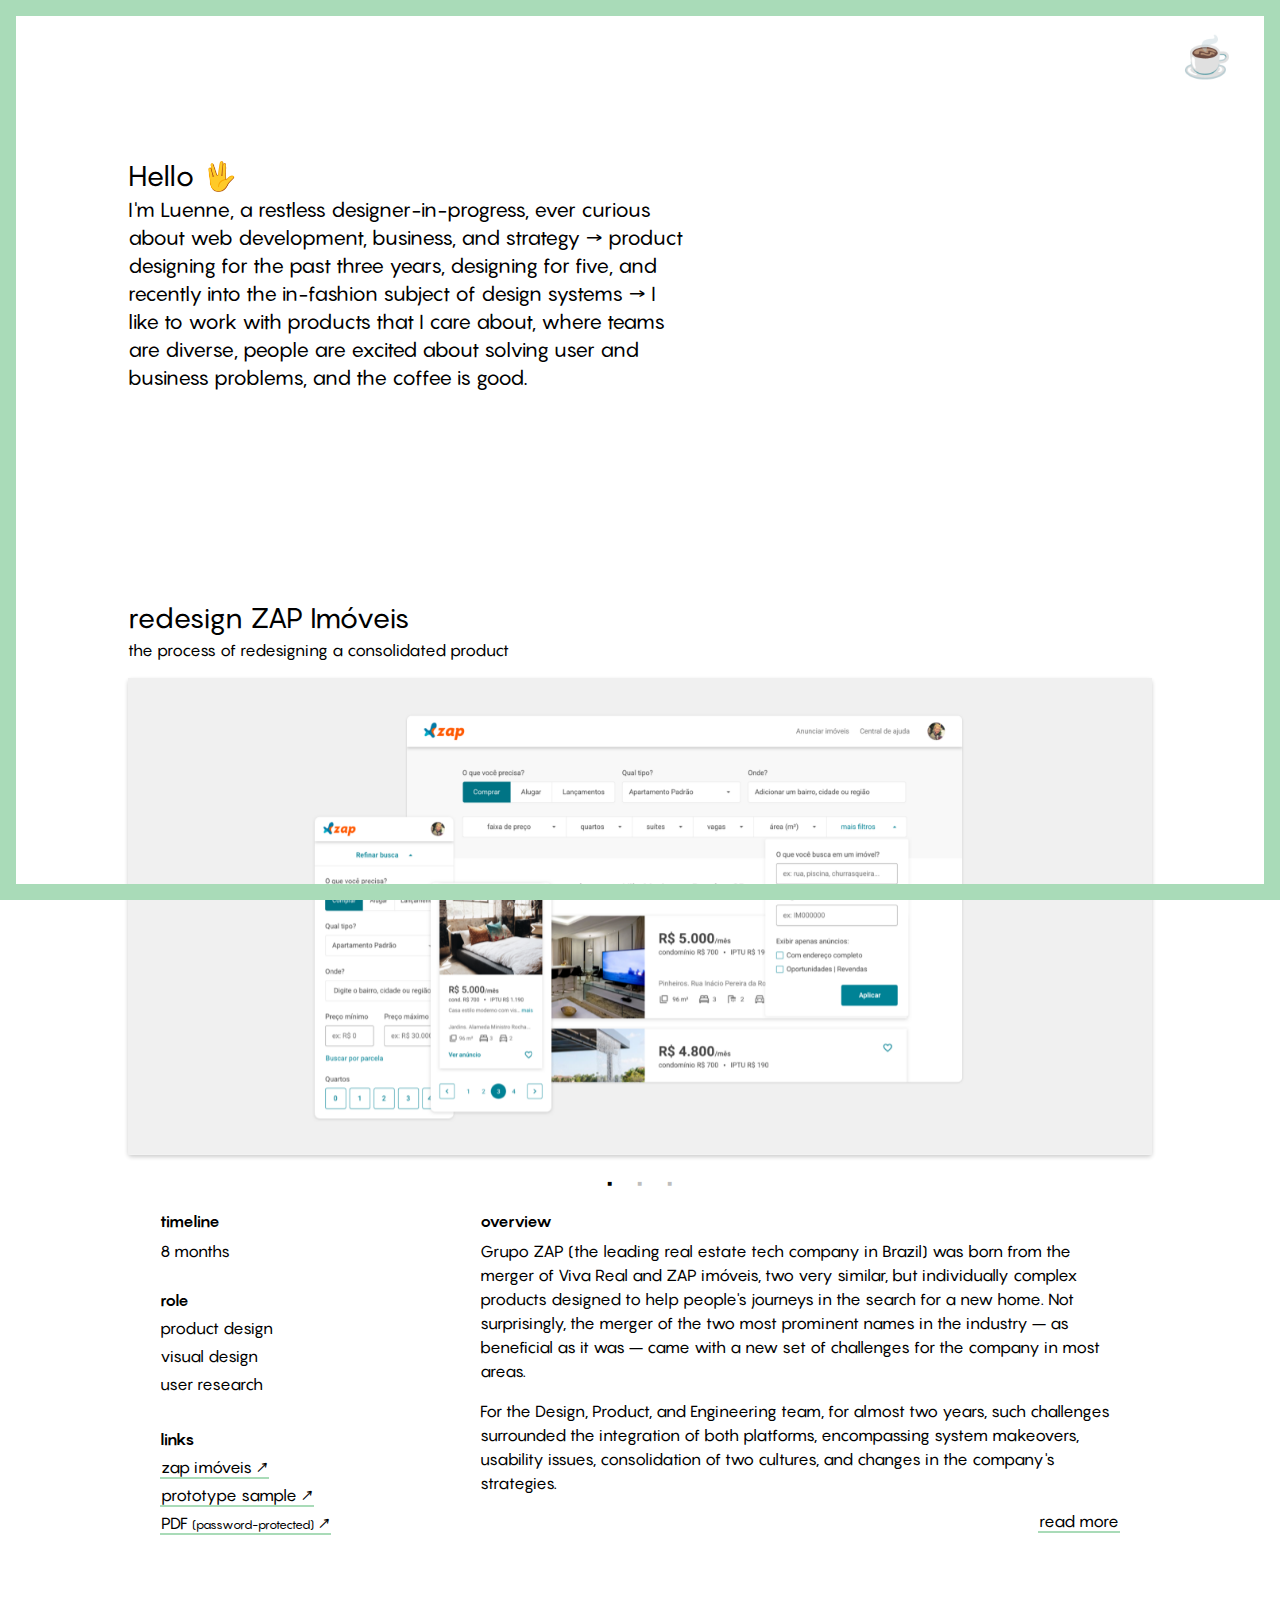
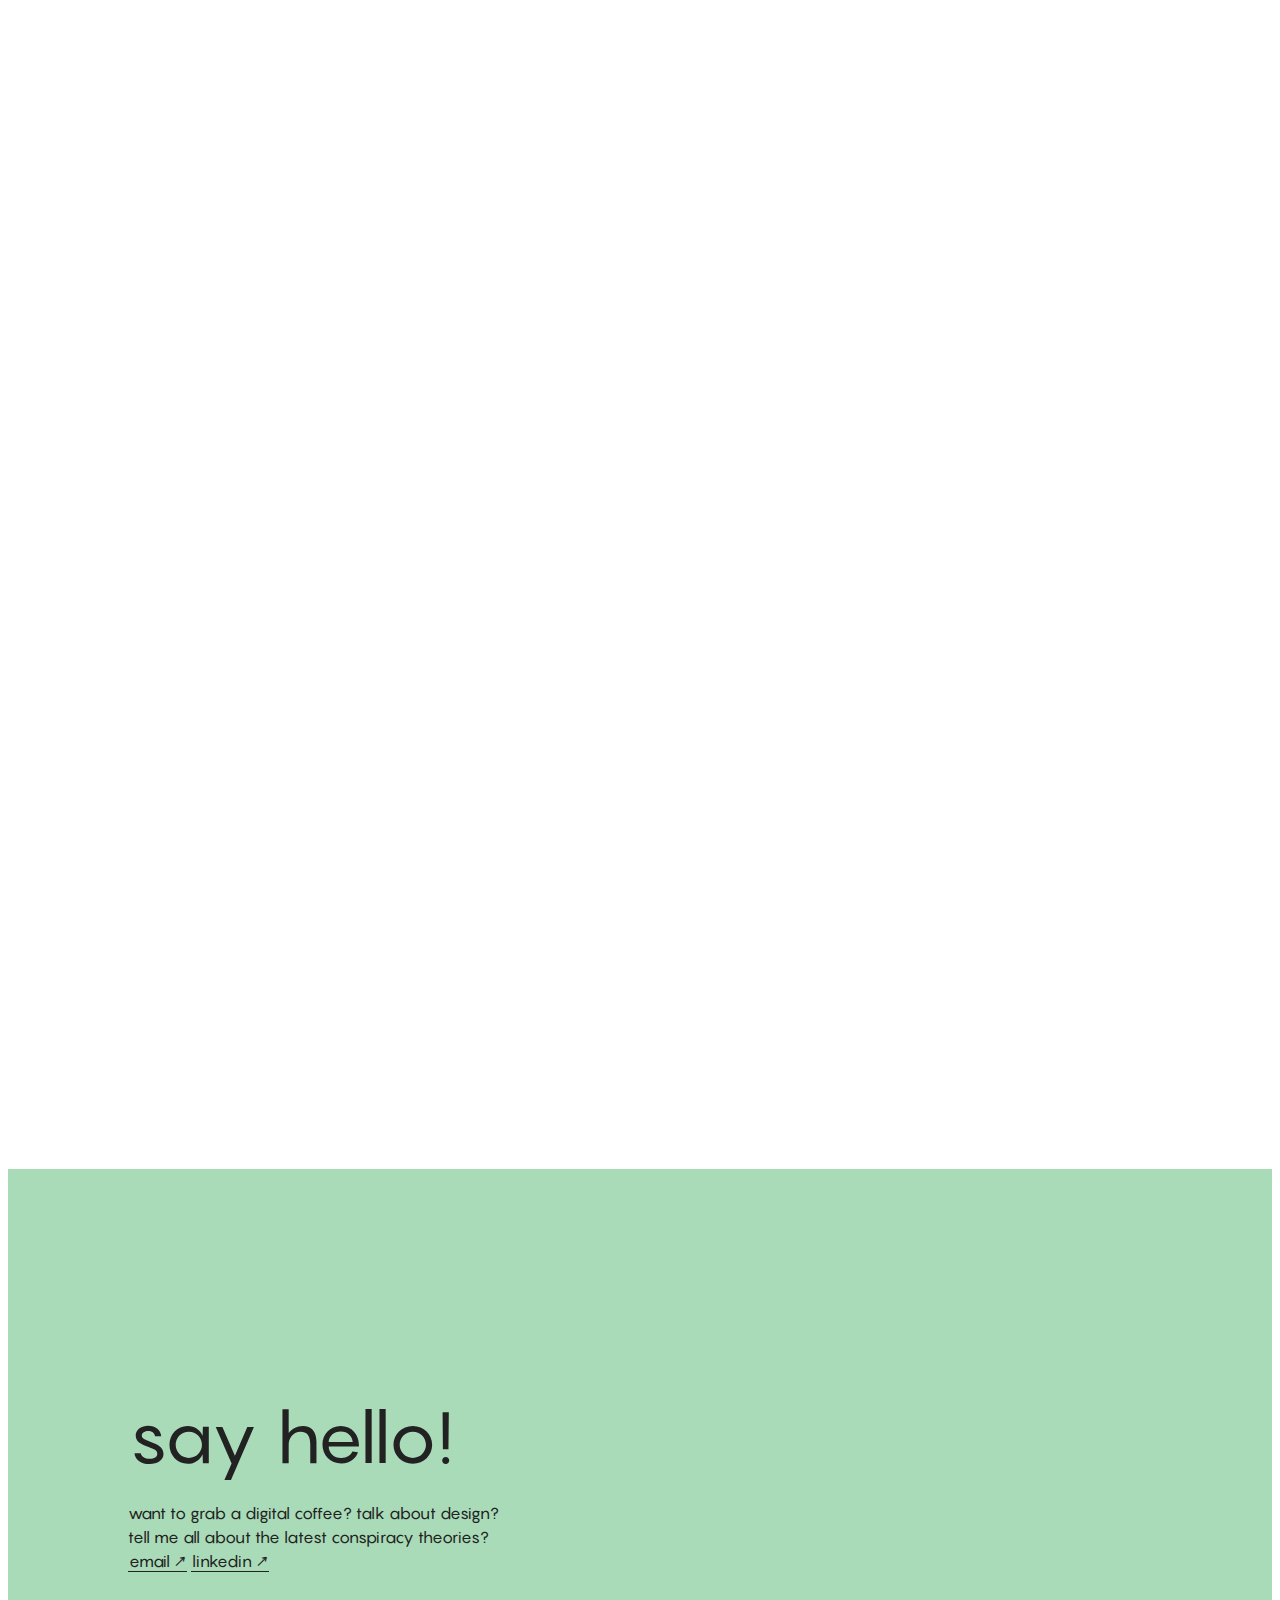
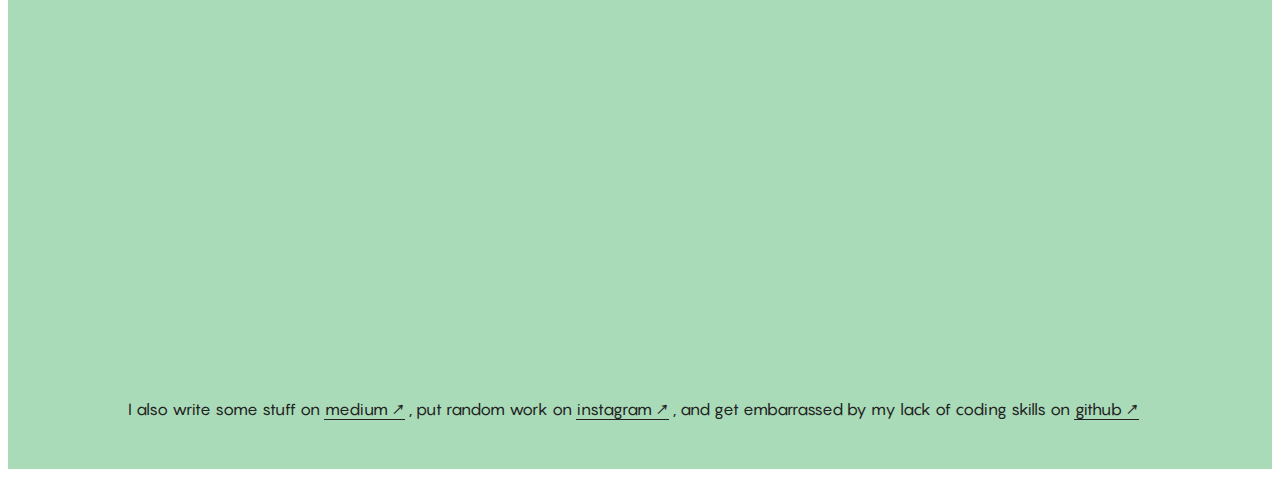
<file: index.html>
<!DOCTYPE html>
<html lang="en">

<head>
  <!-- Global site tag (gtag.js) - Google Analytics -->
  <script async src="https://www.googletagmanager.com/gtag/js?id=UA-173896415-1"></script>
  <script>
    window.dataLayer = window.dataLayer || [];

    function gtag() {
      dataLayer.push(arguments);
    }
    gtag('js', new Date());

    gtag('config', 'UA-173896415-1');
  </script>

  <meta charset="UTF-8">
  <meta name="viewport" content="width=device-width, initial-scale=1.0">
  <meta http-equiv="X-UA-Compatible" content="ie=edge">

  <!--ICON & TITLE-->
  <link rel="icon" href="img/favicon-32x32.png">
  <title>luenne neri ☕️</title>

  <!--CSS-->
  <link rel="stylesheet" type="text/css" href="styles.css">

  <!-- SLICK -->

  <link rel="stylesheet" type="text/css" href="slick/slick.css" />
  <link rel="stylesheet" type="text/css" href="slick/slick-theme.css" />

</head>

<body onload="setColor()" id="body">

  <!--MAIN NAVIGATION-->
  <nav>
    <ul>
      <li id="listItem" class="tooltip">
        <a href="mailto:opa@luenne.design"><span id="hello">☕️</span></a>
        <span class="tooltiptext">say hello!</span>
      </li>
    </ul>
  </nav>

  <!--BORDER-->
  <div class="border">
    <div id="left" class=""></div>
    <div id="right" class=""></div>
    <div id="top" class=""></div>
    <div id="bottom" class=""></div>
  </div>

  <!--INTRO-->
  <div id="intro">
    <div class="intro">
      <h4 class="bio">
        <span id="hello-bio">Hello 🖖</span>
        <br>I'm Luenne, a restless designer-in-progress,
        ever curious about web development, business, and
        strategy → product designing for the past three years,
        designing for five, and recently into the in-fashion
        subject of design systems → I like to work with products
        that I care about, where teams are diverse, people are
        excited about solving user and business problems, and
        the coffee is good.
      </h4>
      <!-- <p class="social">
        I also try to write
        <span id="medium">
          <a href="https://medium.com/@luenne.neri" target="_blank" class="highlight">here ↗</a>
        </span>, put other stuff
        <span id="instagram">
          <a href="https://www.instagram.com/luenne_n/" target="_blank" class="highlight">here ↗</a>
        </span>, and get embarrassed by my lack of coding skills
        <span id="github">
          <a href="https://github.com/luenneneri" target="_blank" class="highlight">here ↗</a>
        </span>
      </p> -->
    </div>
  </div>

  <!--CONTENT-->
  <div class="content">

    <!--PROJECT 1:-->
    <div class="project1">
      <div class="caption">
        <h2 class="title">redesign ZAP Imóveis</h2>
        <h3 class="subtitle">the process of redesigning a consolidated product</h3>
      </div>
      <div class="cover" id="one">
        <div class="singleslide"><img class="slideimg" src="img/desktop-zap.png" alt="redesign"></div>
        <div class="singleslide"><img class="slideimg" src="img/desktop-zap-2.png" alt="redesign"></div>
        <div class="singleslide"><img class="slideimg" src="img/desktop-zap-3.png" alt="redesign"></div>
      </div>
      <div class="description">
        <div class="assets">

          <div class="timeline">
            <h5 class="strong">
              timeline
            </h5>
            <p>
              8 months
            </p>
          </div>

          <div class="role">
            <h5 class="strong">
              role
            </h5>

            <ul>
              <li>product design</li>
              <li>visual design</li>
              <li>user research</li>
            </ul>

          </div>

          <div class="links">
            <h5 class="strong">
              links
            </h5>
            <ul class="links">
              <li>
                <a href="https://www.zapimoveis.com.br/lancamentos/apartamentos/sp/" target="_blank">zap imóveis ↗</a>
              </li>
              <li>
                <a href="https://www.figma.com/file/d2mCQ1o5OGj15EN9Il6lZJ/ZAP-LDP-Prototipo-0b45f62?node-id=0%3A1358" target="_blank">prototype sample ↗</a>
              </li>
              <li>
                <a href="assets/redesign/luenne-neri_portfolio-redesign-zap" target="_blank" download>PDF <span style="font-size: 12px;">(password-protected)</span> ↗</a>
              </li>
            </ul>
          </div>

        </div>
        <div class="overview">
          <h5 class="strong">
            overview
          </h5>
          <p>
            Grupo ZAP (the leading real estate tech company in Brazil) was born from the merger of Viva Real and ZAP imóveis, two very similar, but individually complex products designed to help people's journeys in the search for a new home. Not
            surprisingly, the merger of the two most prominent names in the industry – as beneficial as it was – came with a new set of challenges for the company in most areas.</p>
          <p>For the Design, Product, and Engineering team, for almost two years, such challenges surrounded the integration of both platforms, encompassing system makeovers, usability issues, consolidation of two cultures, and changes in the
            company's strategies.</p><span id="dots"></span><span id="more" style="display: none;">
            <p>ZAP Imóveis, the most recognized consumer's product, centralized the majority of the technical issues. So when Engineering started approaching the integration of the systems, we saw an opportunity to rethink the experience of the
              portal,
              which lacked accessibility, design principles, UI consistency, and didn't address the consumer's journey adequately.</p>
            <p><strong>The redesign journey consisted in:</strong><br>
              1. conciliating business needs: what brought value to the page<br>
              2. user journey: tackling the emotional and rational trajectory of finding a home<br>
              3. territories: which principles our visual identity should reveal<br>
              4. testing: validating the listing page experience as an MVP<br>
              5. foundations: translating our principles to the screen<br>
              6. outcome & scale: building the remainder of the portal's pages
            </p>

          </span>
          <a onclick="redesignMore()" id="readmore">read more</a>

        </div>
      </div>
    </div>
    <!--END-->

    <!--PROJECT 2:-->
    <div class="project">
      <div class="caption">
        <h2 class="title">lina</h2>
        <h3 class="subtitle">the rise of a design system in a company with multiple products</h3>
      </div>
      <div class="cover" id="two">
        <div class="singleslide"><img class="slideimg" src="img/desktop-lina.gif" alt="lina"></div>
        <div class="singleslide"><img class="slideimg" src="img/desktop-lina-2.png" alt="lina"></div>
        <div class="singleslide"><img class="slideimg" src="img/desktop-lina-3.png" alt="lina"></div>
        <div class="singleslide"><img class="slideimg" src="img/desktop-lina-4.png" alt="lina"></div>
      </div>
      <div class="description">
        <div class="assets">
          <div class="timeline">
            <h5 class="strong">
              timeline
            </h5>
            <p>
              5 months
            </p>
          </div>

          <div class="role">
            <h5 class="strong">
              role
            </h5>

            <ul>
              <li>research & concept</li>
              <li>UI foundations</li>
              <li>Components library</li>
              <li>scale & release</li>
            </ul>

          </div>
          <h5 class="strong">
            links
          </h5>
          <ul class="links">
            <li>
              <a href="https://youtu.be/N07z8tovmGE" target="_blank">uxlab interview ↗</a>
            </li>
            <!-- <li>
              <a>medium ↗</a>
            </li> -->
          </ul>
        </div>
        <div class="overview">
          <h5 class="strong">
            overview
          </h5>
          <p>
            While working on the redesign of one of our consumer-facing products,
            to avoid watching the design team become a bottleneck in the process,
            I sat down with our front-end developers to align and properly prioritize our next moves.
            After discussions about the concept and similarities between tokens and atomic design,
            we were able to define naming and other basic rules to create new components, making the
            redesign process more efficient and cohesive.
            <br><br>
            Even though we had tried to develop a system before as a design team, kickstarting with
            the making of our products' libraries, Lina – our design system named after a phenomenal
            female architect, only became tangible when it meant solving a problem that involved user,
            business, and execution. By adjusting inconsistencies in design foundations, getting two
            recently merged teams more familiar with the other product, and fixing duplicate code, we were
            finally equipped to honor one of the company's values properly: do more agile experiments
            to gather evidence and insights to build better products.
          </p>
        </div>
      </div>
    </div>
    <!--END-->

    <!--PROJECT 3:-->
    <div class="project">
      <div class="caption">
        <h2 class="title">hourglass</h2>
        <h3 class="subtitle">a management tool that promotes work/life balance dialogue in the workplace</h3>
      </div>
      <div class="cover" id="three">
        <div class="singleslide"><img class="slideimg" src="img/desktop-hourglass.png" alt="hourglass"></div>
        <div class="singleslide"><img class="slideimg" src="img/desktop-hourglass-2.png" alt="hourglass"></div>
        <div class="singleslide"><img class="slideimg" src="img/desktop-hourglass-3.png" alt="hourglass"></div>
        <div class="singleslide"><img class="slideimg" src="img/desktop-hourglass-4.gif" alt="hourglass"></div>
      </div>
      <div class="description">
        <div class="assets">
          <div class="timeline">
            <h5 class="strong">
              timeline
            </h5>
            <p>
              12 weeks
            </p>
          </div>

          <div class="role">
            <h5 class="strong">
              role
            </h5>

            <ul>
              <li>research & interviews</li>
              <li>product design</li>
              <li>visual design</li>
              <li>ui system</li>
            </ul>

          </div>
          <h5 class="strong">
            links
          </h5>
          <ul class="links">
            <li>
              <a href="assets/hourglass/hourglass.key" download>keynote file ↗</a>
            </li>
          </ul>
        </div>
        <div class="overview">
          <h5 class="strong">
            overview
          </h5>
          <p>
            hourglass is a tool that seeks to facilitate the work/life balance dialogue in the workplace,
            reducing work-related anxiety through improved communication, setting more explicit expectations
            for the employees, and shaping a culture that recognizes employees who care for themselves.
            <br>
            <br>
            The project started with researching different topics for mental and affordable health and how people
            explore their home cities. In the interview phase for these topics, however, work was the subject
            that stood out as the leading influencer in decisions related to them. So much so that the word "fatal"
            was used multiple times to describe career-related failures.
            <br>
            <span id="dots-hourglass"></span><span id="more-hourglass" style="display: none;">
            <br>
            With this problem in mind, the focus was to help companies and managers change their employees'
            relationships with work. Nonconforming of crooked motivations, such as simply improving employee
            productivity, this product's vision was to improve communication, provide a sense of community,
            and promote the non-romanticization of work overload.
            <br>
            <br>
            After rounds of quantitative and qualitative research, grounded on the evidence and insights drawn
            from this process, the decision for the MVP was to:
            <br>
            <br>
            1. facilitate the transparency about the most stressful factors.<br>
            2. understand employers' intentions with this tool to make the provision of data more personalized.<br>
            3. provide mechanisms for the employees to argument raises and promotions.<br>
            4. emphasize the importance of ceremonies such as 1: 1's and dates such as holidays and days off.<br>
            5. provide the means to build a proper career plan
            <br>
            </span>
            <a onclick="hourglassMore()" id="readmore-hourglass">read more</a>
          </p>
        </div>
      </div>
    </div>
    <!--END-->

    <!--PROJECT 4:-->
    <div class="project">
      <div class="caption">
        <h2 class="title">我不说汉语</h2>
        <h3 class="subtitle"> digital notebook for learning new alphabets</h3>
      </div>
      <div class="cover" id="four">
        <div class="singleslide"><img class="slideimg" src="img/desktop-cms.png" alt="cms"></div>
        <div class="singleslide"><img class="slideimg" src="img/desktop-cms-2.png" alt="cms"></div>
        <div class="singleslide"><img class="slideimg" src="img/desktop-cms-3.png" alt="cms"></div>
      </div>
      <div class="description">
        <div class="assets">
          <div class="timeline">
            <h5 class="strong">
              timeline
            </h5>
            <p>
              6 weeks
            </p>
          </div>

          <div class="role">
            <h5 class="strong">
              role
            </h5>

            <ul>
              <li>product design</li>
              <li>visual design</li>
              <li>development</li>
            </ul>

          </div>
          <!-- <h5 class="strong">
            links
          </h5>
          <ul class="links">
            <li>
              <a href="" download>sample sketch file ↗</a>
            </li>
          </ul> -->
        </div>
        <div class="overview">
          <h5 class="strong">
            overview
          </h5>
          <p>
            December 2019, when I still had high hopes for 2020, I decided to learn Chinese on Duolingo.
            But, as Chinese is a tough language to learn, having a 100-day streak pretty much meant
            I could only understand when people asked my name.
            <br><br>
            One of the things that makes this learning process so slow is that each lesson covers
            about 10 completely new characters. And writing the figures down by itself would already
            take me a lot of time, so I made myself a sketch library to keep track of the new information.
            <br><span id="dots-cms"></span><span id="more-cms" style="display: none;"><br>
            As I progressed on the course, I realized this technique wouldn’t last long, due to the endless
            combinations and meanings, and keeping track of that was becoming harder.
            That is when I had the opportunity to build a CMS-based product for personal use, as an MVP of a digital notebook
            for people trying to learn new languages with different alphabets.
            <br>
            </span>
            <a onclick="cmsMore()" id="readmore-cms">read more</a>
          </p>
        </div>
      </div>
    </div>
    <!--END-->

    <!--PROJECT 5:-->
    <div class="project">
      <div class="caption">
        <h2 class="title">gather</h2>
        <h3 class="subtitle">a tool for women to connect and commute together</h3>
      </div>
      <div class="cover" id="five">
        <div class="singleslide"><img class="slideimg" src="img/desktop-gather.png" alt="gather"></div>
        <div class="singleslide"><img class="slideimg" src="img/desktop-gatherdata.png" alt="gather data"></div>
        <!-- <div class="singleslide"><img class="slideimg" src="img/desktop-gather-2.png" alt="gather"></div>
        <div class="singleslide"><img class="slideimg" src="img/desktop-gather-3.png" alt="gather"></div> -->
      </div>
      <div class="description">
        <div class="assets">

          <div class="timeline">
            <h5 class="strong">
              timeline
            </h5>
            <p>
              7 weeks
            </p>
          </div>

          <div class="role">
            <h5 class="strong">
              role
            </h5>

            <ul>
              <li>research & interviews</li>
              <li>product design</li>
              <li>visual design</li>
              <li>data visualization</li>
            </ul>

          </div>
          <h5 class="strong">
            links
          </h5>
          <ul class="links">
            <li>
              <a href="https://medium.com/@luenne.neri/the-gains-and-controversies-of-designing-digital-products-to-empower-women-e4ee1ae8f85c" target="_blank">medium article ↗</a>
            </li>
            <li>
              <a href="https://forms.gle/sUgchxFUrfdzdRTH6" target="_blank">survey ↗</a>
            </li>
          </ul>
        </div>
        <div class="overview">
          <h5 class="strong">
            overview
          </h5>
          <p>
            Gather was the result of research about women's rights to urban spaces. By continually keeping our eyes on the screen late at night, we're often making ourselves more vulnerable (no, we don't believe that it's our fault).
            <br><br>
            This app was created to connect women who might share the same paths on their daily routines so that they can get out of their phones and team up to feel safer while commuting.
            <br>
              <br>
              The product focuses on safer commutes in two ways:<br><br>
              1. Making compatible connections<br>
              2. Opt to having someone watching your trip for you
              <span id="dots-gather"></span><span id="more-gather" style="display: none;">
                <br>
              <br>
              Gather was not conceived as a definitive solution to women's safety, though, as it's seen as a palliative alternative to a very systemic issue. The lack of trust in such products due to bad experiences with apps that addressed gender
              issues was the other problem.
              <br><br>
              As noticed throughout the competitive analysis and in the interview phase, many are built prematurely without understanding the actual problem they want to solve, often based on what we know about these oppressions historically added to
              a deficiency of quality data.
              <br><br>
              Based on that, Gather data – a live document fed by ongoing research – would live inside the Gather app, providing an open dataset for those attempting to build better-informed products regarding women's safety in urban spaces.
          </p>
          </span>
          <a onclick="gatherMore()" id="readmore-gather">read more</a>
        </div>
      </div>
    </div>
    <!--END-->


    <!--PROJECT 6:-->
    <!-- <div class="project">
      <div class="caption">
        <h2 class="title">verdèa</h2>
        <h3 class="subtitle">transitioning to a meatless lifestyle</h3>
      </div>
      <div class="cover" id="seven">
        <div class="singleslide"><img class="slideimg" src="img/desktop-verdea.png" alt="verdea"></div>
        <div class="singleslide"><img class="slideimg" src="img/desktop-verdea-2.png" alt="verdea"></div>
        <div class="singleslide"><img class="slideimg" src="img/desktop-verdea-3.png" alt="verdea"></div>
      </div>
      <div class="description">
        <div class="assets">
          <div class="timeline">
            <h5 class="strong">
              timeline
            </h5>
            <p>
              8 weeks
            </p>
          </div>

          <div class="role">
            <h5 class="strong">
              role
            </h5>

            <ul>
              <li>research & interviews</li>
              <li>product design</li>
              <li>visual design</li>
              <li>ui system</li>
            </ul>

          </div>
          <h5 class="strong">
            links
          </h5>
           <ul class="links">
            <li>
              <a>sample sketch file ↗</a>
            </li>
          </ul>
        </div>
        <div class="overview">
          <h5 class="strong">
            overview
          </h5>
          <p>
            Along with the discussion about more sustainable behaviors and the exaggeration of meat consumption in the world, Verdèa came as a product to help people transition into a meatless lifestyle.
            After research it was observed that people usually make a slow transition to veganism, so the chosen approach was to resort to a gradual change in the user's feeding behavior, based on their current habits.
          </p>
        </div>
      </div>
    </div> -->

    <!--END-->

  </div>

  <!-- END OF MAIN CONTENT -->

  <!-- COFFEE AND ABOUT -->
  <div id="coffee">
    <div class="about">
      <h1>say hello!</h1>
      <p>want to grab a digital coffee? talk about design? tell me all about the latest conspiracy theories?
        <br>
        <span class="email">
          <a href="mailto: opa@luenne.design?subject=Hello Luenne!" target="_blank">email ↗</a>
        </span> <span class="linkedin">
          <a href="https://www.linkedin.com/in/luenneneri/" target="_blank">linkedin ↗</a>
        </span>
      </p>

    </div>
    <div id="social">
      <p>
        I also write some stuff on
        <span id="medium">
          <a href="https://medium.com/@luenne.neri" target="_blank">medium ↗</a>
        </span>, put random work on
        <span id="instagram">
          <a href="https://www.instagram.com/luenne_n/" target="_blank">instagram ↗</a>
        </span>, and get embarrassed by my lack of coding skills on
        <span id="github">
          <a href="https://github.com/luenneneri" target="_blank">github ↗</a>
        </span>
      </p>
    </div>

  </div>



  <!-- SCRIPTS -->

  <script src="https://ajax.googleapis.com/ajax/libs/jquery/3.5.1/jquery.min.js"></script>
  <script type="text/javascript" src="main.js"></script>
  <!-- <script type="text/javascript" src="http://code.jquery.com/jquery-latest.min.js"></script> -->
  <!-- <script type="text/javascript" src="script.js"></script> -->
  <script type="text/javascript" src="slick/slick.min.js"></script>

  <script>

  </script>


  <script>



  </script>
</body>

</html>
</file>
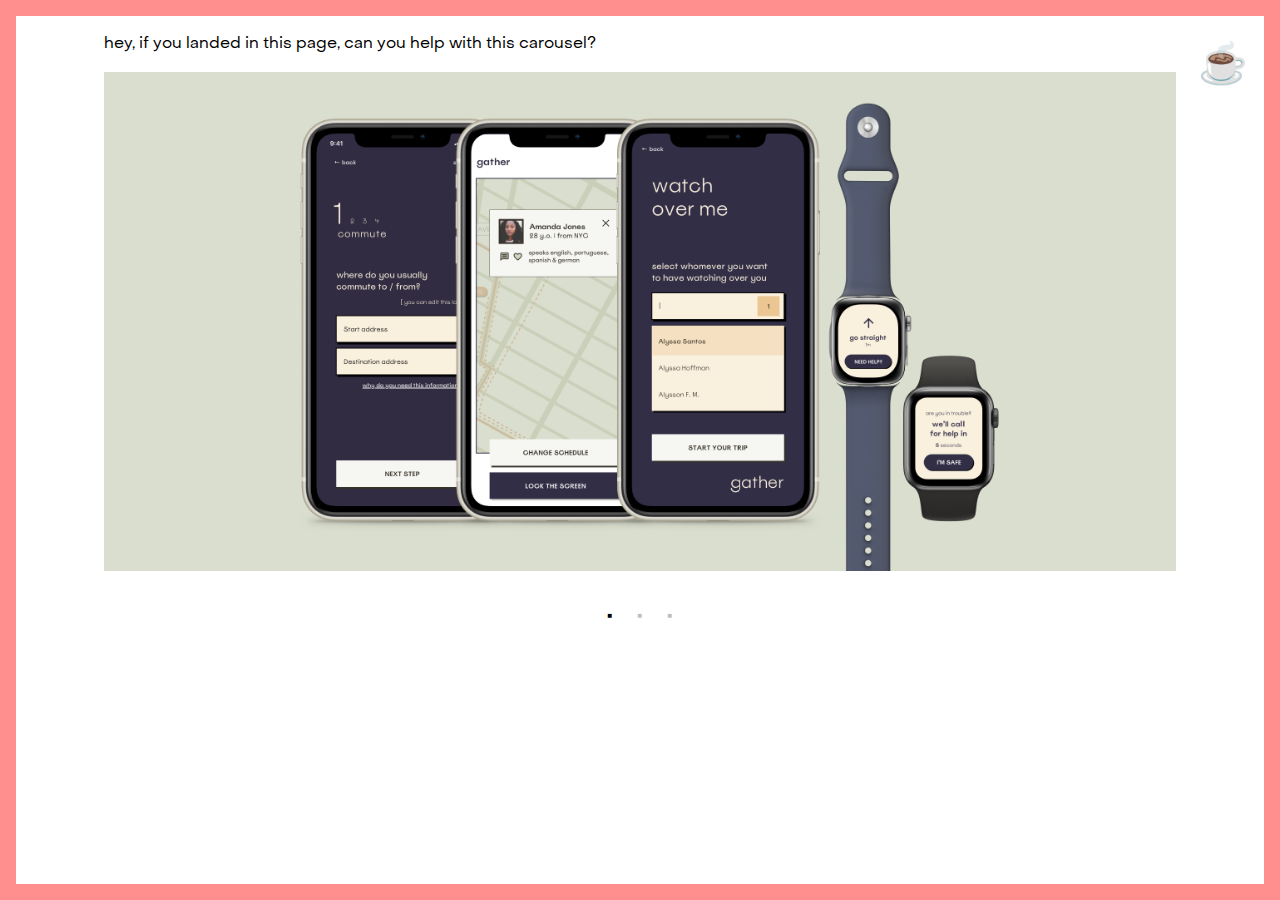
<file: test.html>
<!DOCTYPE html>
<html lang="en">

<head>
  <!-- Global site tag (gtag.js) - Google Analytics -->
  <script async src="https://www.googletagmanager.com/gtag/js?id=UA-173896415-1"></script>
  <script>
    window.dataLayer = window.dataLayer || [];

    function gtag() {
      dataLayer.push(arguments);
    }
    gtag('js', new Date());

    gtag('config', 'UA-173896415-1');
  </script>

  <meta charset="UTF-8">
  <meta name="viewport" content="width=device-width, initial-scale=1.0">
  <meta http-equiv="X-UA-Compatible" content="ie=edge">

  <!--ICON & TITLE-->
  <link rel="icon" href="img/favicon-32x32.png">
  <title>luenne neri ☕️</title>

  <!--CSS-->
  <link rel="stylesheet" type="text/css" href="test.css">

  <!-- SLICK -->

  <link rel="stylesheet" type="text/css" href="slick/slick.css" />
  <link rel="stylesheet" type="text/css" href="slick/slick-theme.css"/>

</head>

<body onload="setColor()">

  <!--MAIN NAVIGATION-->
  <nav>
    <ul>
      <li id="listItem">
        <a href="#coffee"><span id="hello">☕️</span></a>
      </li>
    </ul>
  </nav>

  <!--BORDER-->
  <div class="border">
    <div id="left" class=""></div>
    <div id="right" class=""></div>
    <div id="top" class=""></div>
    <div id="bottom" class=""></div>
  </div>

  <!---->

  <!--PROJECT TEST:-->
  <div class="content">
    <div class="project">
      <div class="caption">
        <h3 class="subtitle">hey, if you landed in this page, can you help with this carousel?</h3>
      </div>
      <div class="cover" id="nine">
        <div class="singleslide"><img class="slideimg" src="img/desktop-gather.png" alt="gather"></div>
        <div class="singleslide"><img class="slideimg" src="img/desktop-gatherdata.png" alt="gather data"></div>
        <div class="singleslide"><img class="slideimg" src="img/desktop-hourglass.png" alt="hourglass"></div>
      </div>

      </div>
  </div>

  <!---->





  <!-- SCRIPTS -->
  <script type="text/javascript" src="main.js"></script>
  <script src="https://ajax.googleapis.com/ajax/libs/jquery/3.5.1/jquery.min.js"></script>
  <!-- <script type="text/javascript" src="http://code.jquery.com/jquery-latest.min.js"></script> -->
<!-- <script type="text/javascript" src="script.js"></script> -->
<script type="text/javascript" src="slick/slick.min.js"></script>

  <script>
    function myFunction() {
      var dots = document.getElementById("dots");
      var moreText = document.getElementById("more");
      var btnText = document.getElementById("readmore");

      if (dots.style.display === "none") {
        dots.style.display = "inline";
        btnText.innerHTML = "read more ↓";
        moreText.style.display = "none";
      } else {
        dots.style.display = "none";
        btnText.innerHTML = "read less ↑";
        moreText.style.display = "inline";
      }
    }
  </script>


  <script>


    $(document).ready(function() {
      $('.cover').slick({
        dots: true,
        infinite: true,
        speed: 500,
        fade: true,
        cssEase: 'linear',
        centerMode: true
      });

      $('.cover').find(".slick-slide").on("click", function(){
       $('.cover').slick("slickNext");
    });
    });


  </script>
</body>

</html>
</file>
<file: styles.css>
:root {
  --main-color: #A9DBB8;
}

@font-face {
  font-family: 'ObjectSans';
  src: url(font/ObjectSans-Thin.otf);
  font-weight: 200;
}

@font-face {
  font-family: 'ObjectSans';
  src: url(font/ObjectSans-Regular.otf);
  font-weight: 400;
}

@font-face {
  font-family: 'ObjectSans';
  src: url(font/ObjectSans-Bold.otf);
  font-weight: 700;
}

@font-face {
  font-family: 'ObjectSans';
  src: url(font/ObjectSans-Heavy.otf);
  font-weight: 900;
}




@font-face {
  font-family: 'Pangram';
  src:url(font/Pangram-Regular.otf);
  font-weight: 400;
}
@font-face {
  font-family: 'Pangram';
  src:url(font/Pangram-Bold.otf);
  font-weight: 900;
}
@font-face {
  font-family: 'Pangram';
  src:url(font/Pangram-ExtraLight.otf);
  font-weight: 200;
}

html {
  scroll-behavior: smooth;
  font-family: 'Pangram';
}

/* TEXT */
h1 {
  font-weight: 400;
  font-size: 72px;
  line-height: 80px;
}

h2 {
  font-weight: 400;
  font-size: 24px;
  line-height: 32px;
}

h3 {
  font-size: 16px;
  line-height: 24px;
  font-weight: 400;
}

h4 {
  font-size: 18px;
  font-weight: 400;
  line-height: 26px;
}

#hello-bio{
  font-size: 28px;
  line-height: 40px;
}

h5 {
  font-size: 16px;
  font-weight: 700;
  margin-bottom: 0px;
}

p {
  font-size: 16px;
  line-height: 24px;
  padding: 0;
  font-weight: 400;
}

li {
  display: block;
  padding-right: 8px;
  font-weight: 400;
}

a {
  padding: 0px 1px;
  border-bottom-width: 2px;
  border-bottom-style: solid;
  border-bottom-color: var(--main-color);
  text-decoration: none;
  color: #000;
  transition: 0.1s ease-in-out;
}

a:hover {
  color: #000;
  background-color: var(--main-color);
  padding: 0px 1px 1px 1px;
  border-bottom-width: 2px;
  border-bottom-style: solid;
  border-bottom-color: var(--main-color);
  /* cursor: ne-resize; */
}

.assets li {
  padding-bottom: 8px;
}

#listItem a {
  padding-top: 32px;
  padding-right: 24px;
}

#listItem a:hover {
  color: #000;
  background-color: rgba(0, 0, 0, 0);
  border-bottom: none;
}

#readmore, #readmore-gather, #readmore-hourglass, #readmore-cms{
border-bottom-width: 2px;
border-bottom-style: solid;
border-bottom-color: var(--main-color);
text-decoration: none;
cursor: pointer;
float: right;
}


/* LAYOUT */


nav li a {
  text-decoration: none;
  border-bottom: 0px solid #000;
  font-size: 40px;
  z-index: 10;

    position: fixed;
    display: inline-block;
    right: 24px;
    top: 12px;
    transition: .6s ease-in-out;
}

.tooltip .tooltiptext {
  opacity: 0;
}

.intro, .content {
  display: flex;
  flex-direction: column;
  margin-left: 24px;
  margin-right: 24px;
}

.intro {
  margin-top: 0px;
}

.intro .social {
  margin-top: 0px;
  margin-bottom: 72px;
}

.content{
  margin-top: 96px;
}

.project {
  display: flex;
  flex-direction: column;
  margin-bottom: 48px;
}

.caption {
  display: flex;
  flex-direction: column;
  flex-wrap: wrap;
  align-content: flex-start;
}

.title {
  margin-bottom: 0px;
}

.subtitle {
  margin-top: 0px;
}


.description {
  display: flex;
  flex-direction: column-reverse;
  margin-top: 8px;
}

.description ul {
  list-style-type: none;
  padding: 0;
}

.description .assets{
  margin-top: 24px;
}
.description p, .description ul{
  margin-top: 8px;
}


.cover {
  width: 100%;
  height: auto;
  border-radius: 4px;
  box-shadow: 0 2px 4px 0 rgba(0, 0, 0, 0.2);
}

.singleslide{

}

.slideimg{
  object-fit: cover;
  height: 270px;
}



/* IMAGE URLS */
/* #one {
}

#two {
  background-image: url("img/mobile-lina.png");
}

#three {
  background-image: url("img/mobile-hourglass.png");
}

#four {
  background-image: url("img/mobile-cms.png");
  background-clip: border-box;
  background-position: center right;
}

#five {
  background-image: url("img/mobile-gather.png");
}

#six {
  background-image: url("img/mobile-gather-data.png");
}

#seven {
  background-image: url("img/mobile-verdea.png");
}

#eight {
  background-image: url("img/mobile-presente.png");
} */

#top, #bottom, #left, #right {
  background-color:  var(--main-color);
  position: fixed;
  z-index: 100;
}

#left, #right {
  top: 0;
  bottom: 0;
  width: 8px;
}

#top, #bottom {
  left: 0;
  right: 0;
  height: 8px;
}

#left {
  left: 0;
}

#right {
  right: 0;
}

#top {
  top: 0;
}

#bottom {
  bottom: 0;
}

#coffee {
  background-color:  var(--main-color);
  color: #222;
  width: 100%;
  height: 100vh;
  position: relative;
  z-index: 20;
}

#coffee a {
  color: #222;
  border-bottom: 1px solid #222;
}

#coffee a:hover {
  color:  var(--main-color);
  background-color: #222;
  border-bottom: 1px solid #222;
}

.about {
  display: flex;
  flex-direction: column;
  align-content: center;
  margin: 62px 24px 0 24px;
}

#social {
  margin: 0 24px;
  position: absolute;
  bottom: 32px;
}

@media only screen and (min-width: 500px) {
  .cover {  }
  .slideimg{
    object-fit: auto;
    height: 320px;
  }
}

@media only screen and (min-width: 760px) {
  nav li a {
      right: 12px;
      top: 0px;
      transition: .6s ease-in-out;
  }
  .intro {
    min-height: 50vh;
    position: relative;
    max-width: 560px;
  }

  .bio{
    margin-top: 0;
  }

  .intro .social {
    position: relative;
  }

  /* Tooltip container */
  .tooltip {
    position: relative;
    display: inline-block;
  }

  /* Tooltip text */
  .tooltip .tooltiptext {
    opacity: 0;
    width: auto;
    background-color: black;
    color: #fff;
    text-align: center;
    padding: 8px 12px 8px 12px;
    border-radius: 4px;

    /* Position the tooltip text - see examples below! */
    position: fixed;
    right: 40px;
    top: 80px;
    z-index: 1;
  }

  /* Show the tooltip text when you mouse over the tooltip container */
  .tooltip:hover .tooltiptext {
    opacity: 1;
    transition: .6s ease-in-out;
  }

  .about {
    position: relative;
    top: 20vh;
    max-width: 380px;
  }

  .about h1 {
    margin-bottom: 0;
  }
  h2 {
    font-size: 28px;
    font-weight: 400;
  }

  .about p {
    margin-top: 24px;
  }

  .content {
    position: relative;
    top: 0px;
    margin-top: 0px;
  }

  .project {
    opacity: 0;
    margin-bottom: 96px;
  }

  .slideimg{
    object-fit: cover;
    height: auto;
  }

  #coffee {
    font-weight: 400;
  }
}

@media only screen and (min-width: 960px) {
  #intro {
    width: 100%;
    height: 50vh;
  }

  .intro {
    margin: 24px 48px;
    justify-content: space-between;
  }

  .bio {
    width: 100%;
    font-size: 20px;
    line-height: 28px;
    margin: 0;
  }

  .social {
    font-size: 14px;
    margin-top: 24px;
  }

  .project1{
    margin-bottom: 96px;
  }

  .content {
    margin: 48px 48px;
  }

  .caption {
    flex-direction: column;
    padding-bottom: 16px;
    justify-content: flex-start;
    flex-basis: 24px;
    padding-right: 24px;
  }

  .title {
    padding: 0;
    margin: 0;
    line-height: 24px;
  }

  .subtitle {
    padding: 0;
    margin: 0;
    line-height: 24px;
  }

  h3.subtitle {
    padding-top: 8px;
  }

  h5.strong {}

  .description {
    flex-direction: row;
    justify-content: space-between;
  }

  .description .assets{
    margin-top: 0;
  }

  .assets {
    min-width: 300px;
  }

  .assets li {
    padding-bottom: 8px;
  }

  .about {
    margin: 0 48px;
  }

  #social {
    margin: 0 48px;
    max-width: 600px;
  }
}

@media only screen and (min-width: 1024px) {
  #left, #right {
    top: 0;
    bottom: 0;
    width: 12px;
  }

  #top, #bottom {
    left: 0;
    right: 0;
    height: 12px;
  }


  .content {
    display: flex;
    flex-direction: column;
    margin: 0 48px;
  }

  .content {
    margin-top: 0px;
  }

  .intro h4 {
  }

  .bio {
  }



  .project {
    margin-top: 48px;
  }

    #social {
      margin: 0 48px;
      max-width: 100%;
    }

}

@media only screen and (min-width: 1280px) {
  nav li a{
    right: 24px;
  }
  #left, #right {
    top: 0;
    bottom: 0;
    width: 16px;
  }

  #top, #bottom {
    left: 0;
    right: 0;
    height: 16px;
  }
  .content {
    margin: 0 120px;
  }
  .intro{
    margin: 120px 120px;
  }
  #coffee .about{
    margin: 0 120px;
  }
  #coffee #social{
    margin: 0 120px;
    max-width: 100%;
  }

  .description{
    width: 960px;
    margin: 0 auto;
  }


  .assets {
    min-width: 320px
  }

  .overview {
    max-width: 100%;
  }

  @media only screen and (min-width: 1480px) {
    #intro{
      height: 50vh;
    }
    .content {
      margin: 0 240px;
    }
    .intro{
      margin: 120px 240px;
    }
    #coffee .about{
      margin: 0 240px;
    }
    #coffee #social{
      margin: 0 240px;
    }

    @media only screen and (min-width: 2100px) {
      .content {
        max-width: 1240px;
      }
      .intro{
        max-width: 1240px;
      }
      #intro{
        height: 30vh;
      }
      #coffee .about{
        max-width: 1240px;
      }
      #coffee #social{
        max-width: 1240px;
      }
      nav li a {
        position: fixed;
        left: 64px;
        top: 24px;
        text-decoration: none;
        border-bottom: 0px solid #000;
        font-size: 44px;
        z-index: 10;
      }
</file>
<file: test.css>
:root {
  --main-color: #ff8e8e;
}

@font-face {
  font-family: 'ObjectSans';
  src: url(font/ObjectSans-Thin.otf);
  font-weight: 200;
}

@font-face {
  font-family: 'ObjectSans';
  src: url(font/ObjectSans-Regular.otf);
  font-weight: 400;
}

@font-face {
  font-family: 'ObjectSans';
  src: url(font/ObjectSans-Bold.otf);
  font-weight: 700;
}

@font-face {
  font-family: 'ObjectSans';
  src: url(font/ObjectSans-Heavy.otf);
  font-weight: 900;
}

html {
  scroll-behavior: smooth;
  font-family: 'ObjectSans';
}

/* TEXT */
h1 {
  font-weight: 400;
  font-size: 72px;
  line-height: 80px;
}

h2 {
  font-weight: 700;
  font-size: 24px;
  line-height: 40px;
}

h3 {
  font-size: 16px;
  line-height: 24px;
  font-weight: 400;
}

h4 {
  font-size: 28px;
  font-weight: 400;
  line-height: 40px;
}

h5 {
  font-size: 16px;
  font-weight: 700;
  margin-bottom: 0px;
}

p {
  font-size: 16px;
  line-height: 24px;
  padding: 0;
  font-weight: 400;
}

li {
  display: block;
  padding-right: 8px;
  font-weight: 400;
}

a {
  padding: 1px 2px;
  border-bottom-width: 1.6px;
  border-bottom-style: solid;
  border-bottom-color: var(--main-color);
  text-decoration: none;
  color: #000;
}

a:hover {
  color: #000;
  background-color: var(--main-color);
  padding: 3px 2px 1px 2px;
  border-bottom-width: 1.6px;
  border-bottom-style: solid;
  border-bottom-color: var(--main-color);
  /* cursor: ne-resize; */
}

.assets li {
  padding-bottom: 8px;
}

#listItem a {
  padding: 16px;
}

#listItem a:hover {
  color: #000;
  background-color: rgba(0, 0, 0, 0);
  border-bottom: none;
}

#readmore {
  border-bottom-width: 1.6px;
  border-bottom-style: solid;
  border-bottom-color: var(--main-color);
  text-decoration: none;
  cursor: pointer;
}

/* LAYOUT */
nav li a {
  position: fixed;
  right: 16px;
  top: 24px;
  text-decoration: none;
  border-bottom: 0px solid #000;
  font-size: 40px;
  z-index: 10;
}

.intro, .content {
  display: flex;
  flex-direction: column;
  margin-left: 24px;
  margin-right: 24px;
}

.intro {
  margin-top: 24px;
  margin-right: 56px;
}

.intro .social {
  margin-top: 48px;
  margin-bottom: 72px;
}

.content{
  margin: 0 16px;
}

.project {
  display: flex;
  flex-direction: column;
  margin-bottom: 48px;
}

.cover {
  width: 100%;
  height: auto;
  border-radius: 4px;
}

.singleslide{
  margin-bottom: 16px;
}

.slideimg{
  object-fit: cover;
  height: 270px;
}

#top, #bottom, #left, #right {
  background-color: var(--main-color);
  position: fixed;
  z-index: 100;
}

#left, #right {
  top: 0;
  bottom: 0;
  width: 8px;
}

#top, #bottom {
  left: 0;
  right: 0;
  height: 8px;
}

#left {
  left: 0;
}

#right {
  right: 0;
}

#top {
  top: 0;
}

#bottom {
  bottom: 0;
}

/* OTHER SCREEN SIZES */
@media only screen and (min-width: 500px) {
  .content{
    margin: 0 24px;
  }
  .slideimg{
    object-fit: auto;
    height: 320px;
  }

}

@media only screen and (min-width: 760px) {
  .content{
    margin: 0 48px;
  }
  .singleslide{
    margin-bottom: 16px;
  }

  .slideimg{
    object-fit: auto;
    height: auto;
  }
}

@media only screen and (min-width: 960px) {
  .content{
    margin: 0 96px;
  }
}

@media only screen and (min-width: 1024px) {
  #left, #right {
    top: 0;
    bottom: 0;
    width: 12px;
  }

  #top, #bottom {
    left: 0;
    right: 0;
    height: 12px;
  }
}

@media only screen and (min-width: 1280px) {
  #left, #right {
    top: 0;
    bottom: 0;
    width: 16px;
  }

  #top, #bottom {
    left: 0;
    right: 0;
    height: 16px;
  }

  @media only screen and (min-width: 1480px) {
    @media only screen and (min-width: 2100px) {}
</file>
